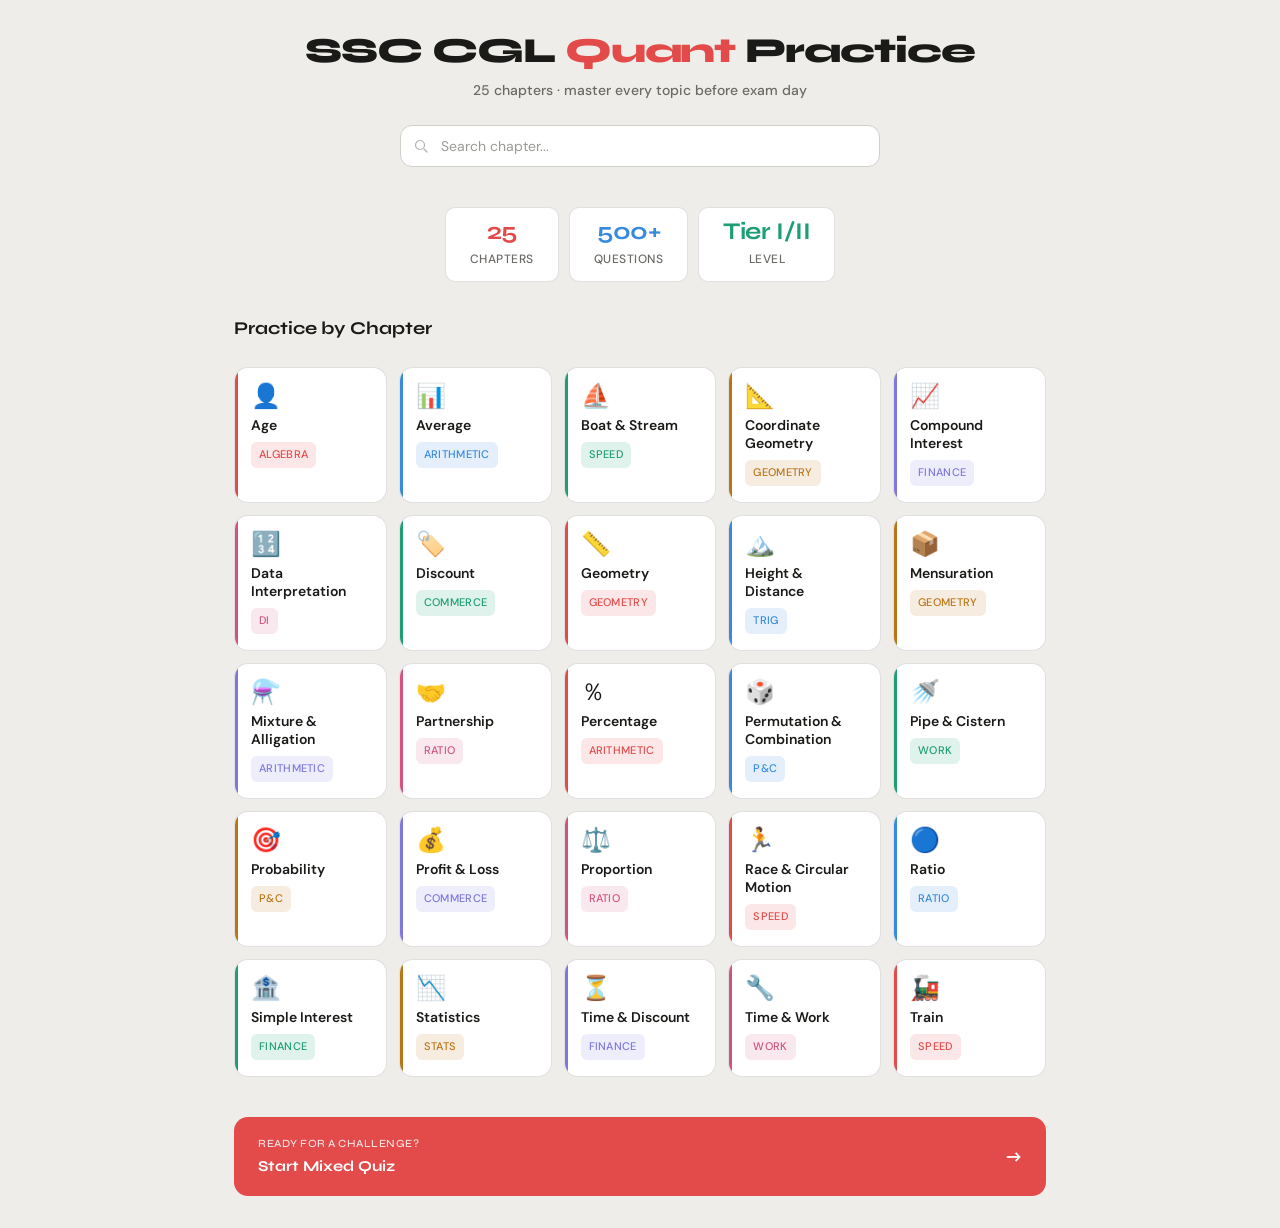
<file: index.html>
<!DOCTYPE html>

<html lang="en">

<head>

  <meta charset="UTF-8">

  <meta name="viewport" content="width=device-width, initial-scale=1.0">

  <meta name="description" content="Master SSC CGL quantitative aptitude with 500+ practice questions across 25 chapters">

  <title>SSC CGL Quant Practice</title>

  <link rel="stylesheet" href="style.css">

</head>



<body>

  <div class="wrap">



    <!-- HERO -->

    <div class="hero">

      <h1>SSC CGL <span>Quant</span> Practice</h1>

      <p>25 chapters · master every topic before exam day</p>



      <div class="search-bar">

        <svg width="14" height="14" viewBox="0 0 14 14" aria-hidden="true">

          <circle cx="6" cy="6" r="4.5" stroke="currentColor" stroke-width="1.2" fill="none"/>

          <path d="M10 10L13 13" stroke="currentColor" stroke-width="1.2" stroke-linecap="round"/>

        </svg>

        <input 

          type="text" 

          id="search" 

          placeholder="Search chapter..." 

          aria-label="Search chapters"

          oninput="filterCards(this.value)">

      </div>

    </div>



    <!-- STATS -->

    <div class="stats-row" aria-label="Platform statistics">

      <div class="stat">

        <div class="num" style="color: var(--accent)">25</div>

        <div class="lbl">Chapters</div>

      </div>



      <div class="stat">

        <div class="num" style="color: var(--accent2)">500+</div>

        <div class="lbl">Questions</div>

      </div>



      <div class="stat">

        <div class="num" style="color: var(--accent3)">Tier I/II</div>

        <div class="lbl">Level</div>

      </div>

    </div>



    <!-- SECTION TITLE -->

    <div class="section-title">Practice by Chapter</div>



    <!-- GRID -->

    <div class="grid" id="grid" role="list"></div>



    <!-- QUIZ BUTTON -->

    <a href="quiz.html" class="quiz-btn">

      <div>

        <div class="quiz-subtitle">Ready for a challenge?</div>

        <span>Start Mixed Quiz</span>

      </div>

      <span class="arrow" aria-hidden="true">→</span>

    </a>



  </div>



  <script src="script.js"></script>

</body>

</html>
</file>
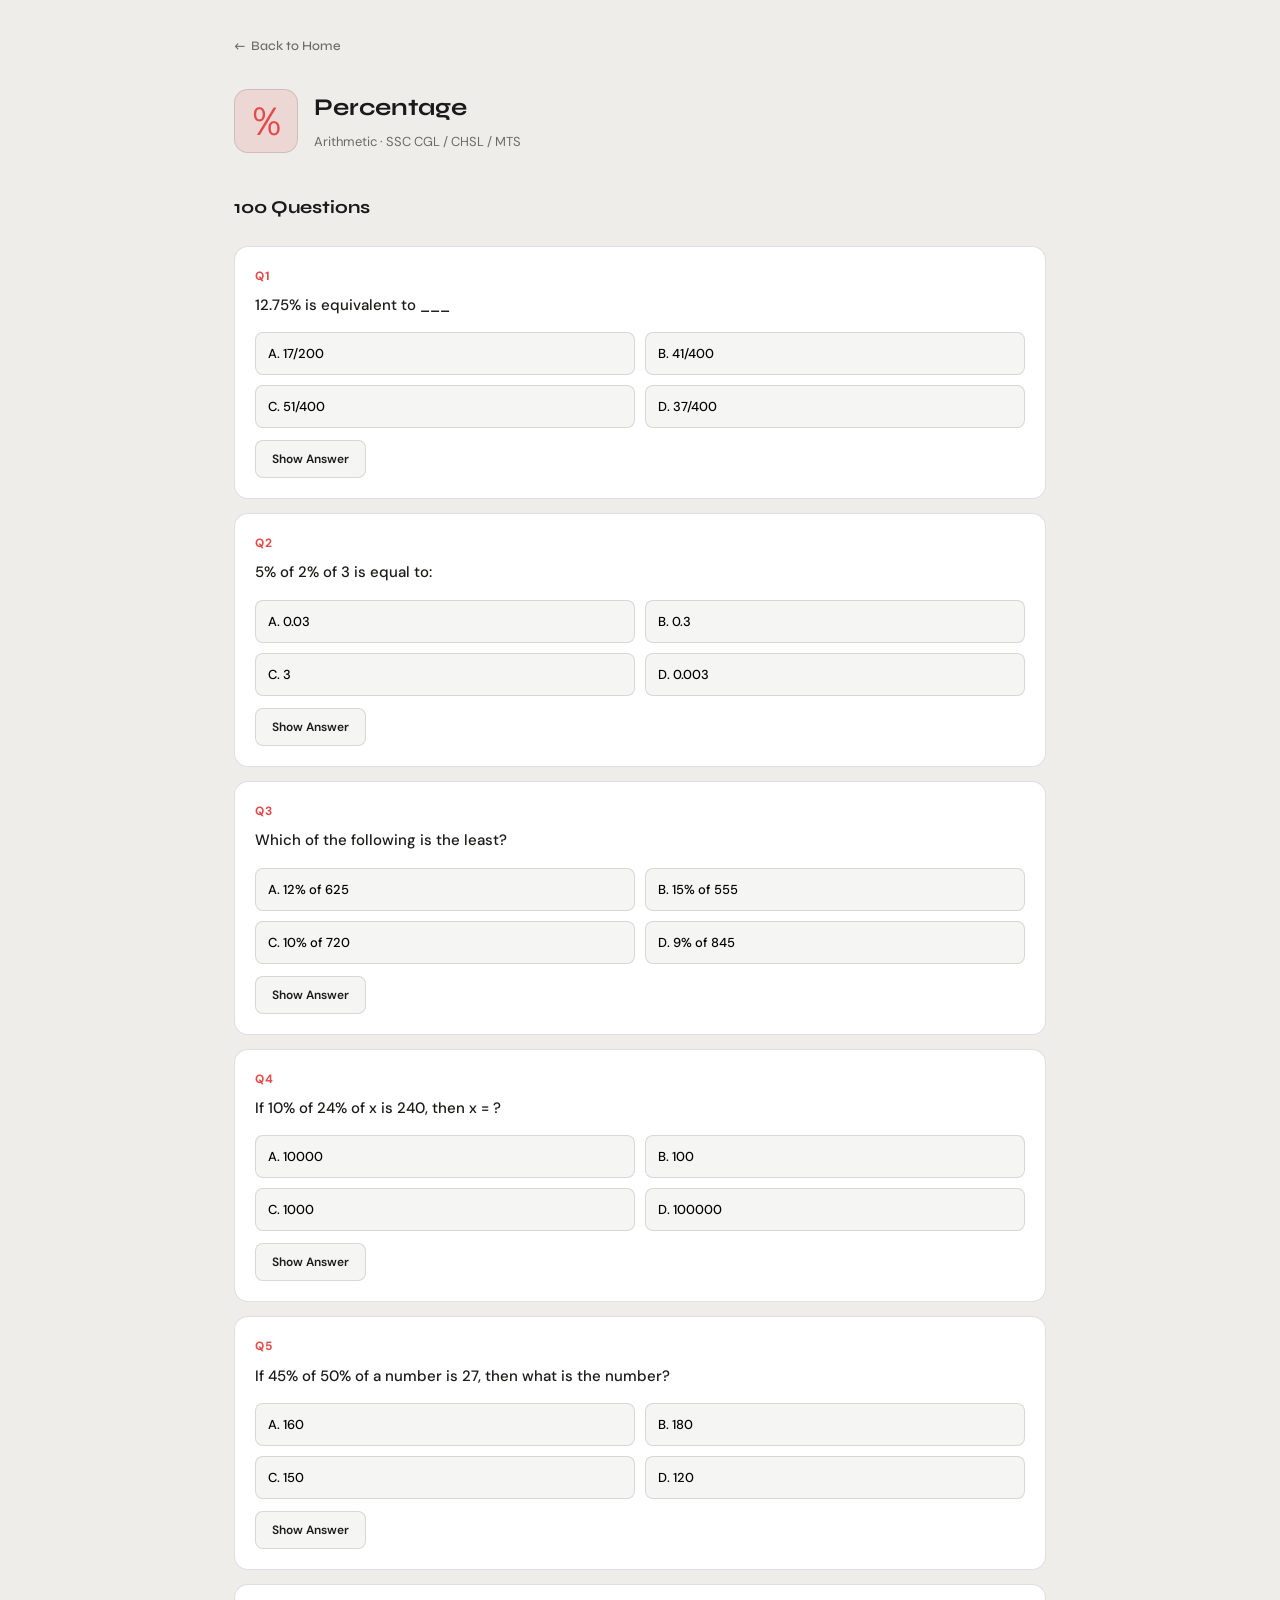
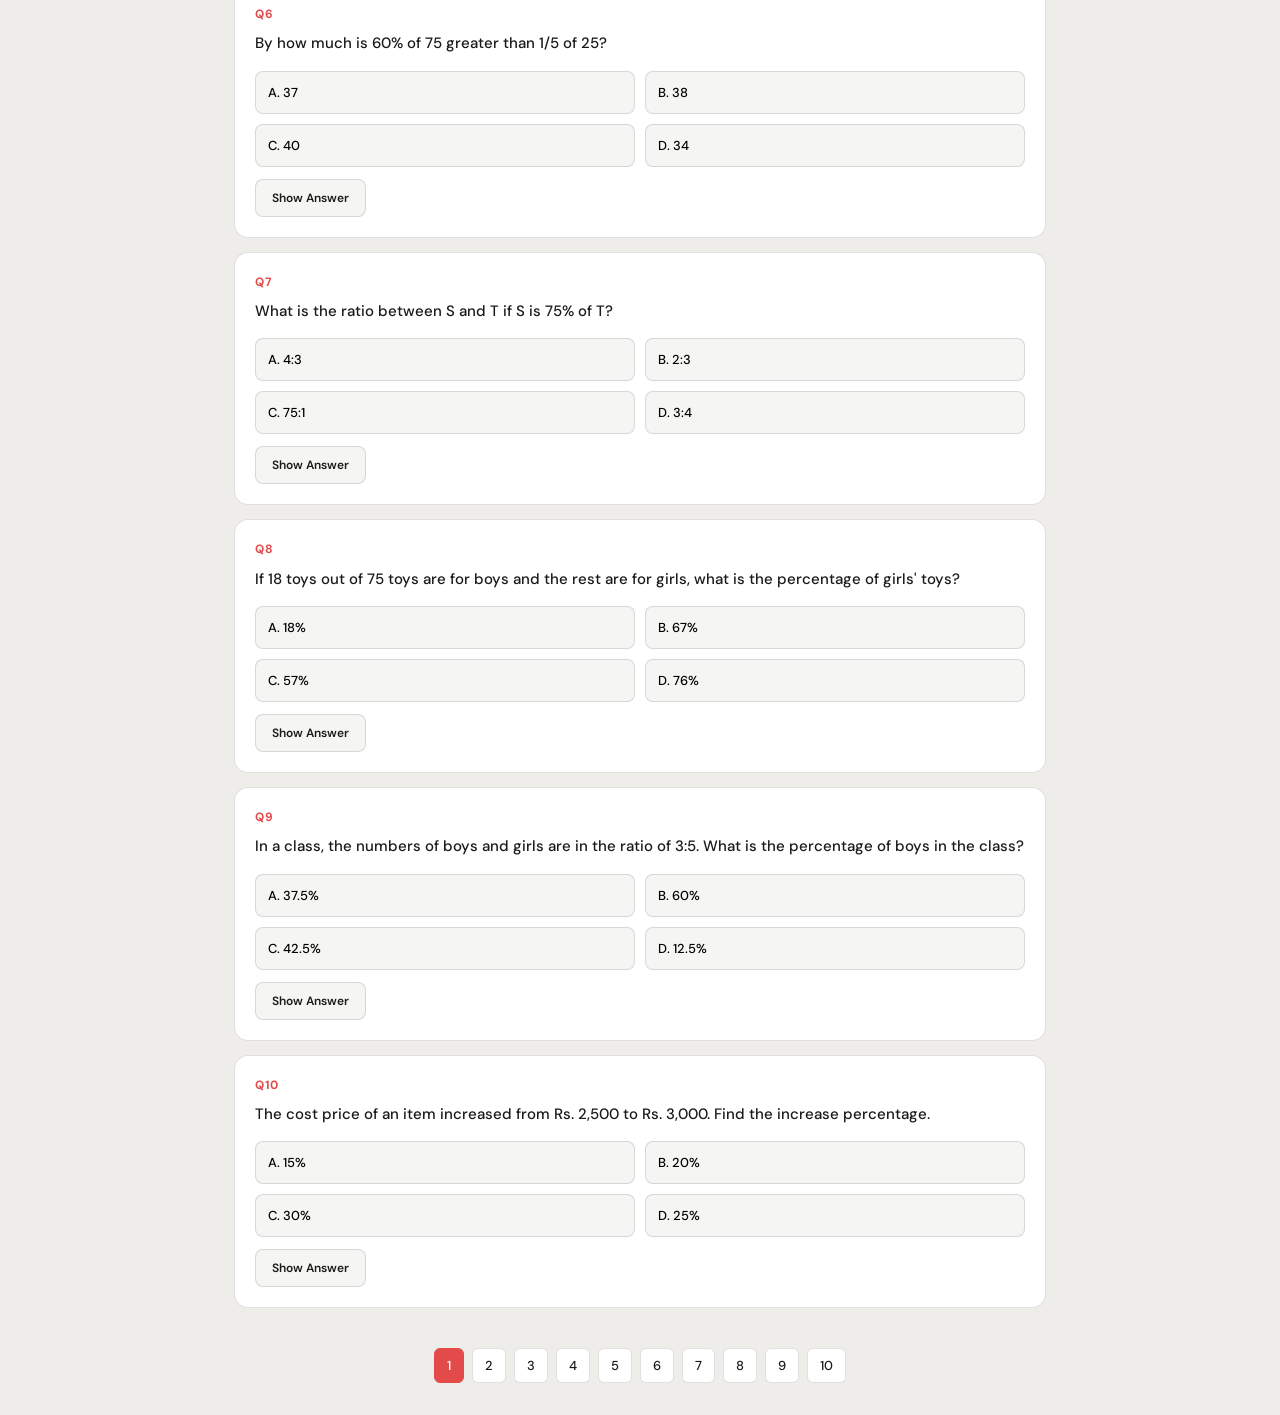
<file: chapter.html>
<!DOCTYPE html>
<html lang="en">
<head>
  <meta charset="UTF-8">
  <meta name="viewport" content="width=device-width, initial-scale=1.0">
  <meta name="description" content="Practice questions for SSC CGL quantitative aptitude">
  <title>Chapter Practice</title>
  <link rel="stylesheet" href="style.css">
</head>

<body>
  <div class="wrap">

    <a href="index.html" class="back-btn">
      <span>←</span>
      <span>Back to Home</span>
    </a>

    <div class="chapter-hero">
      <div class="chapter-icon" id="chIcon"></div>
      <div>
        <h2 id="chTitle">Loading...</h2>
        <p id="chMeta"></p>
      </div>
    </div>

    <div class="section-title" id="qLabel">Questions</div>
    <div id="qContainer" role="region" aria-label="Questions"></div>
    <div class="pagination" id="pagination" role="navigation" aria-label="Pagination"></div>

  </div>

  <script src="script.js"></script>
</body>
</html>
</file>
<file: style.css>
@import url('https://fonts.googleapis.com/css2?family=Syne:wght@400;600;700;800&family=DM+Sans:wght@400;500&display=swap');

/* ========== RESET ========== */
* {
  box-sizing: border-box;
  margin: 0;
  padding: 0;
  -webkit-tap-highlight-color: transparent;
}

html {
  scroll-behavior: smooth;
}

body {
  -webkit-font-smoothing: antialiased;
  -moz-osx-font-smoothing: grayscale;
}

/* ========== VARIABLES ========== */
:root {
  --accent: #E24B4A;
  --accent2: #378ADD;
  --accent3: #1D9E75;

  --bg: #ffffff;
  --bg2: #f5f5f3;
  --bg3: #eeede9;

  --t1: #1a1a18;
  --t2: #6b6a65;
  --t3: #9a9a95;

  --bd: rgba(0, 0, 0, 0.12);
  --shadow-sm: 0 2px 4px rgba(0, 0, 0, 0.05);
  --shadow-md: 0 6px 18px rgba(0, 0, 0, 0.08);
  --shadow-lg: 0 6px 20px rgba(0, 0, 0, 0.15);
}

/* ========== BASE ========== */
body {
  font-family: 'DM Sans', -apple-system, BlinkMacSystemFont, 'Segoe UI', sans-serif;
  background: var(--bg3);
  color: var(--t1);
  min-height: 100vh;
  line-height: 1.6;
}

.wrap {
  max-width: 860px;
  margin: 0 auto;
  padding: 2rem 1.5rem;
}

/* ========== HERO SECTION ========== */
.hero {
  text-align: center;
  margin-bottom: 2.5rem;
}

.hero h1 {
  font-family: 'Syne', sans-serif;
  font-size: 2.2rem;
  font-weight: 800;
  letter-spacing: -0.03em;
  line-height: 1.1;
  margin-bottom: 0.5rem;
}

.hero h1 span {
  color: var(--accent);
  display: inline;
}

.hero p {
  font-size: 14px;
  color: var(--t2);
  margin-bottom: 1.5rem;
  font-weight: 500;
}

/* ========== SEARCH BAR ========== */
.search-bar {
  position: relative;
  max-width: 480px;
  margin: 0 auto;
}

.search-bar input {
  width: 100%;
  padding: 11px 16px 11px 40px;
  border: 1px solid #d0cfc8;
  border-radius: 12px;
  background: var(--bg);
  font-size: 14px;
  font-family: inherit;
  transition: all 0.2s ease;
}

.search-bar input:focus {
  outline: none;
  border-color: var(--accent);
  box-shadow: 0 0 0 3px rgba(226, 75, 74, 0.08);
}

.search-bar input::placeholder {
  color: var(--t3);
}

.search-bar svg {
  position: absolute;
  left: 14px;
  top: 50%;
  transform: translateY(-50%);
  opacity: 0.5;
  width: 14px;
  height: 14px;
  pointer-events: none;
  color: var(--t2);
}

/* ========== STATS SECTION ========== */
.stats-row {
  display: flex;
  gap: 10px;
  justify-content: center;
  margin-bottom: 2rem;
  flex-wrap: wrap;
}

.stat {
  background: var(--bg);
  border: 1px solid var(--bd);
  border-radius: 10px;
  padding: 12px 24px;
  text-align: center;
  transition: all 0.2s ease;
}

.stat:hover {
  border-color: var(--accent);
  box-shadow: var(--shadow-sm);
}

.stat .num {
  font-family: 'Syne', sans-serif;
  font-size: 24px;
  font-weight: 700;
  letter-spacing: -0.02em;
  line-height: 1;
  margin-bottom: 6px;
}

.stat .lbl {
  font-size: 12px;
  color: var(--t2);
  font-weight: 500;
  text-transform: uppercase;
  letter-spacing: 0.5px;
}

/* ========== SECTION TITLE ========== */
.section-title {
  font-family: 'Syne', sans-serif;
  font-weight: 700;
  font-size: 18px;
  margin: 1.5rem 0;
  color: var(--t1);
}

/* ========== GRID ========== */
.grid {
  display: grid;
  grid-template-columns: repeat(auto-fill, minmax(150px, 1fr));
  gap: 12px;
  margin-bottom: 2.5rem;
}

/* ========== CARD ========== */
.card {
  background: var(--bg);
  border: 1px solid var(--bd);
  border-radius: 14px;
  padding: 16px;
  cursor: pointer;
  text-decoration: none;
  color: inherit;

  display: flex;
  flex-direction: column;
  gap: 8px;

  transition: all 0.18s ease;
  position: relative;
  overflow: hidden;
}

.card::before {
  content: '';
  position: absolute;
  top: 0;
  left: 0;
  width: 3px;
  height: 100%;
  background: var(--card-color, var(--accent));
  transition: width 0.2s ease;
}

.card:hover {
  transform: translateY(-4px);
  border-color: var(--card-color, var(--accent));
  background: var(--bg2);
  box-shadow: var(--shadow-md);
}

.card:hover::before {
  width: 4px;
}

.card:active {
  transform: scale(0.97);
}

.card:focus-visible {
  outline: 2px solid var(--accent);
  outline-offset: 2px;
}

.icon {
  font-size: 24px;
  line-height: 1;
}

.name {
  font-weight: 600;
  font-size: 14px;
  line-height: 1.3;
  color: var(--t1);
}

.badge {
  font-size: 11px;
  padding: 4px 8px;
  border-radius: 6px;
  display: inline-block;
  align-self: flex-start;
  font-weight: 500;
  text-transform: uppercase;
  letter-spacing: 0.3px;
}

/* ========== QUIZ BUTTON ========== */
.quiz-btn {
  display: flex;
  justify-content: space-between;
  align-items: center;

  background: var(--accent);
  color: #fff;

  border-radius: 14px;
  padding: 18px 24px;
  border: none;

  font-family: 'Syne', sans-serif;
  font-weight: 700;
  font-size: 15px;
  text-decoration: none;

  transition: all 0.2s ease;
  cursor: pointer;
  display: flex;
  gap: 16px;
}

.quiz-subtitle {
  font-size: 11px;
  opacity: 0.85;
  font-weight: 500;
  text-transform: uppercase;
  letter-spacing: 0.5px;
  display: block;
  margin-bottom: 2px;
}

.arrow {
  font-size: 18px;
  transition: transform 0.2s ease;
}

.quiz-btn:hover {
  transform: translateY(-2px);
  box-shadow: var(--shadow-lg);
}

.quiz-btn:hover .arrow {
  transform: translateX(2px);
}

.quiz-btn:active {
  transform: scale(0.98);
}

.quiz-btn:focus-visible {
  outline: 2px solid rgba(255, 255, 255, 0.5);
  outline-offset: 2px;
}

/* ========== CHAPTER PAGE ========== */
.back-btn {
  display: inline-flex;
  align-items: center;
  gap: 6px;
  font-family: 'Syne', sans-serif;
  font-size: 13px;
  color: var(--t2);
  margin-bottom: 2rem;
  text-decoration: none;
  cursor: pointer;
  transition: all 0.2s ease;
  font-weight: 500;
}

.back-btn:hover {
  color: var(--t1);
  gap: 8px;
}

.back-btn:focus-visible {
  outline: 2px solid var(--accent);
  outline-offset: 2px;
  border-radius: 4px;
}

.chapter-hero {
  display: flex;
  align-items: center;
  gap: 16px;
  margin-bottom: 2.5rem;
}

.chapter-icon {
  font-size: 2.5rem;
  width: 64px;
  height: 64px;
  border-radius: 14px;
  display: flex;
  align-items: center;
  justify-content: center;
  background: var(--bg2);
  flex-shrink: 0;
  border: 1px solid var(--bd);
}

.chapter-hero > div:last-child h2 {
  font-family: 'Syne', sans-serif;
  font-size: 24px;
  font-weight: 700;
  margin-bottom: 4px;
  color: var(--t1);
}

.chapter-hero > div:last-child p {
  font-size: 13px;
  color: var(--t2);
}

/* ========== QUESTION CARD ========== */
.q-card {
  background: var(--bg);
  border: 1px solid var(--bd);
  border-radius: 14px;
  padding: 20px;
  margin-bottom: 14px;
  transition: all 0.2s ease;
}

.q-card:hover {
  border-color: var(--accent);
  box-shadow: var(--shadow-sm);
}

.q-num {
  font-size: 12px;
  font-weight: 700;
  color: var(--accent);
  text-transform: uppercase;
  letter-spacing: 0.5px;
  margin-bottom: 8px;
}

.q-text {
  font-size: 15px;
  line-height: 1.5;
  color: var(--t1);
  margin-bottom: 16px;
  font-weight: 500;
}

.options {
  display: grid;
  grid-template-columns: 1fr 1fr;
  gap: 10px;
  margin-bottom: 12px;
}

.opt {
  padding: 12px;
  border: 1px solid var(--bd);
  border-radius: 8px;
  cursor: pointer;
  background: var(--bg2);
  font-size: 13px;
  transition: all 0.15s ease;
  font-family: inherit;
  font-weight: 500;
  text-align: left;
}

.opt:hover:not(:disabled) {
  background: var(--bg);
  border-color: var(--accent);
}

.opt:focus-visible {
  outline: 2px solid var(--accent);
  outline-offset: 1px;
}

.opt:disabled {
  cursor: not-allowed;
  opacity: 0.8;
}

.opt.correct {
  background: var(--accent3);
  color: white;
  border-color: var(--accent3);
}

.opt.wrong {
  background: #E24B4A;
  color: white;
  border-color: #E24B4A;
}

.opt.reveal {
  background: var(--accent3);
  color: white;
  border-color: var(--accent3);
}

.show-ans-btn {
  padding: 10px 16px;
  border: 1px solid var(--bd);
  border-radius: 8px;
  background: var(--bg2);
  cursor: pointer;
  font-size: 12px;
  font-weight: 600;
  transition: all 0.2s ease;
  font-family: inherit;
  color: var(--t1);
}

.show-ans-btn:hover {
  background: var(--accent);
  color: white;
  border-color: var(--accent);
}

.show-ans-btn:focus-visible {
  outline: 2px solid var(--accent);
  outline-offset: 2px;
}

.solution-box {
  margin-top: 12px;
  padding: 12px;
  background: var(--bg2);
  border-radius: 8px;
  font-size: 13px;
  color: var(--t2);
  display: none;
}

.solution-box.open {
  display: block;
  animation: slideIn 0.2s ease;
}

@keyframes slideIn {
  from {
    opacity: 0;
    transform: translateY(-4px);
  }
  to {
    opacity: 1;
    transform: translateY(0);
  }
}

/* ========== PAGINATION ========== */
.pagination {
  display: flex;
  justify-content: center;
  gap: 8px;
  margin-top: 2.5rem;
  flex-wrap: wrap;
}

.page-btn {
  padding: 8px 12px;
  border: 1px solid var(--bd);
  border-radius: 6px;
  background: var(--bg);
  cursor: pointer;
  font-size: 13px;
  transition: all 0.2s ease;
  font-family: inherit;
  font-weight: 500;
  color: var(--t1);
}

.page-btn:hover {
  border-color: var(--accent);
  color: var(--accent);
}

.page-btn:focus-visible {
  outline: 2px solid var(--accent);
  outline-offset: 2px;
}

.page-btn.active {
  background: var(--accent);
  color: white;
  border-color: var(--accent);
}

/* ========== FORMS ========== */
form {
  margin-bottom: 2rem;
}

label {
  display: flex;
  align-items: center;
  gap: 8px;
  cursor: pointer;
  margin-bottom: 8px;
  font-size: 14px;
  transition: color 0.2s ease;
}

label:hover {
  color: var(--accent);
}

label input[type="radio"] {
  cursor: pointer;
  accent-color: var(--accent);
}

/* ========== RESPONSIVE ========== */

@media (max-width: 768px) {
  .wrap {
    padding: 1.5rem 1rem;
  }

  .hero h1 {
    font-size: 1.8rem;
  }

  .hero p {
    font-size: 13px;
  }

  .grid {
    grid-template-columns: repeat(auto-fill, minmax(130px, 1fr));
    gap: 10px;
  }

  .chapter-hero {
    flex-direction: column;
    align-items: flex-start;
  }

  .chapter-icon {
    width: 56px;
    height: 56px;
    font-size: 2rem;
  }

  .options {
    grid-template-columns: 1fr;
  }

  .quiz-btn {
    padding: 14px 16px;
    font-size: 14px;
  }

  .stat {
    padding: 10px 20px;
  }

  .stat .num {
    font-size: 20px;
  }
}

@media (max-width: 480px) {
  .wrap {
    padding: 1rem 0.75rem;
  }

  .hero h1 {
    font-size: 1.5rem;
  }

  .hero p {
    font-size: 12px;
  }

  .grid {
    grid-template-columns: repeat(2, 1fr);
    gap: 8px;
  }

  .card {
    padding: 12px;
    gap: 6px;
  }

  .card .icon {
    font-size: 20px;
  }

  .card .name {
    font-size: 12px;
  }

  .card .badge {
    font-size: 9px;
    padding: 3px 6px;
  }

  .stats-row {
    gap: 8px;
    margin-bottom: 1.5rem;
  }

  .stat {
    padding: 8px 16px;
  }

  .stat .num {
    font-size: 18px;
  }

  .stat .lbl {
    font-size: 10px;
  }

  .quiz-btn {
    padding: 12px;
    font-size: 12px;
    gap: 8px;
  }

  .quiz-subtitle {
    display: none;
  }

  .q-card {
    padding: 14px;
    margin-bottom: 10px;
  }

  .q-text {
    font-size: 14px;
  }

  .options {
    gap: 8px;
  }

  .opt {
    padding: 10px;
    font-size: 12px;
  }

  .pagination {
    gap: 6px;
  }

  .page-btn {
    padding: 6px 10px;
    font-size: 12px;
  }

  .search-bar input {
    font-size: 13px;
    padding: 10px 14px 10px 36px;
  }

  .section-title {
    font-size: 16px;
  }
}

/* ========== DARK MODE ========== */
@media (prefers-color-scheme: dark) {
  :root {
    --bg: #1e1e1c;
    --bg2: #2a2a28;
    --bg3: #161614;
    --t1: #f0efe8;
    --t2: #9a9990;
    --t3: #6f6e6a;
    --bd: rgba(255, 255, 255, 0.1);
  }

  .search-bar input {
    border-color: rgba(255, 255, 255, 0.15);
  }

  .search-bar input:focus {
    box-shadow: 0 0 0 3px rgba(226, 75, 74, 0.15);
  }

  .search-bar svg {
    color: var(--t2);
  }
}

/* ========== PRINT ========== */
@media print {
  .quiz-btn,
  .search-bar,
  .pagination {
    display: none;
  }
}
</file>
